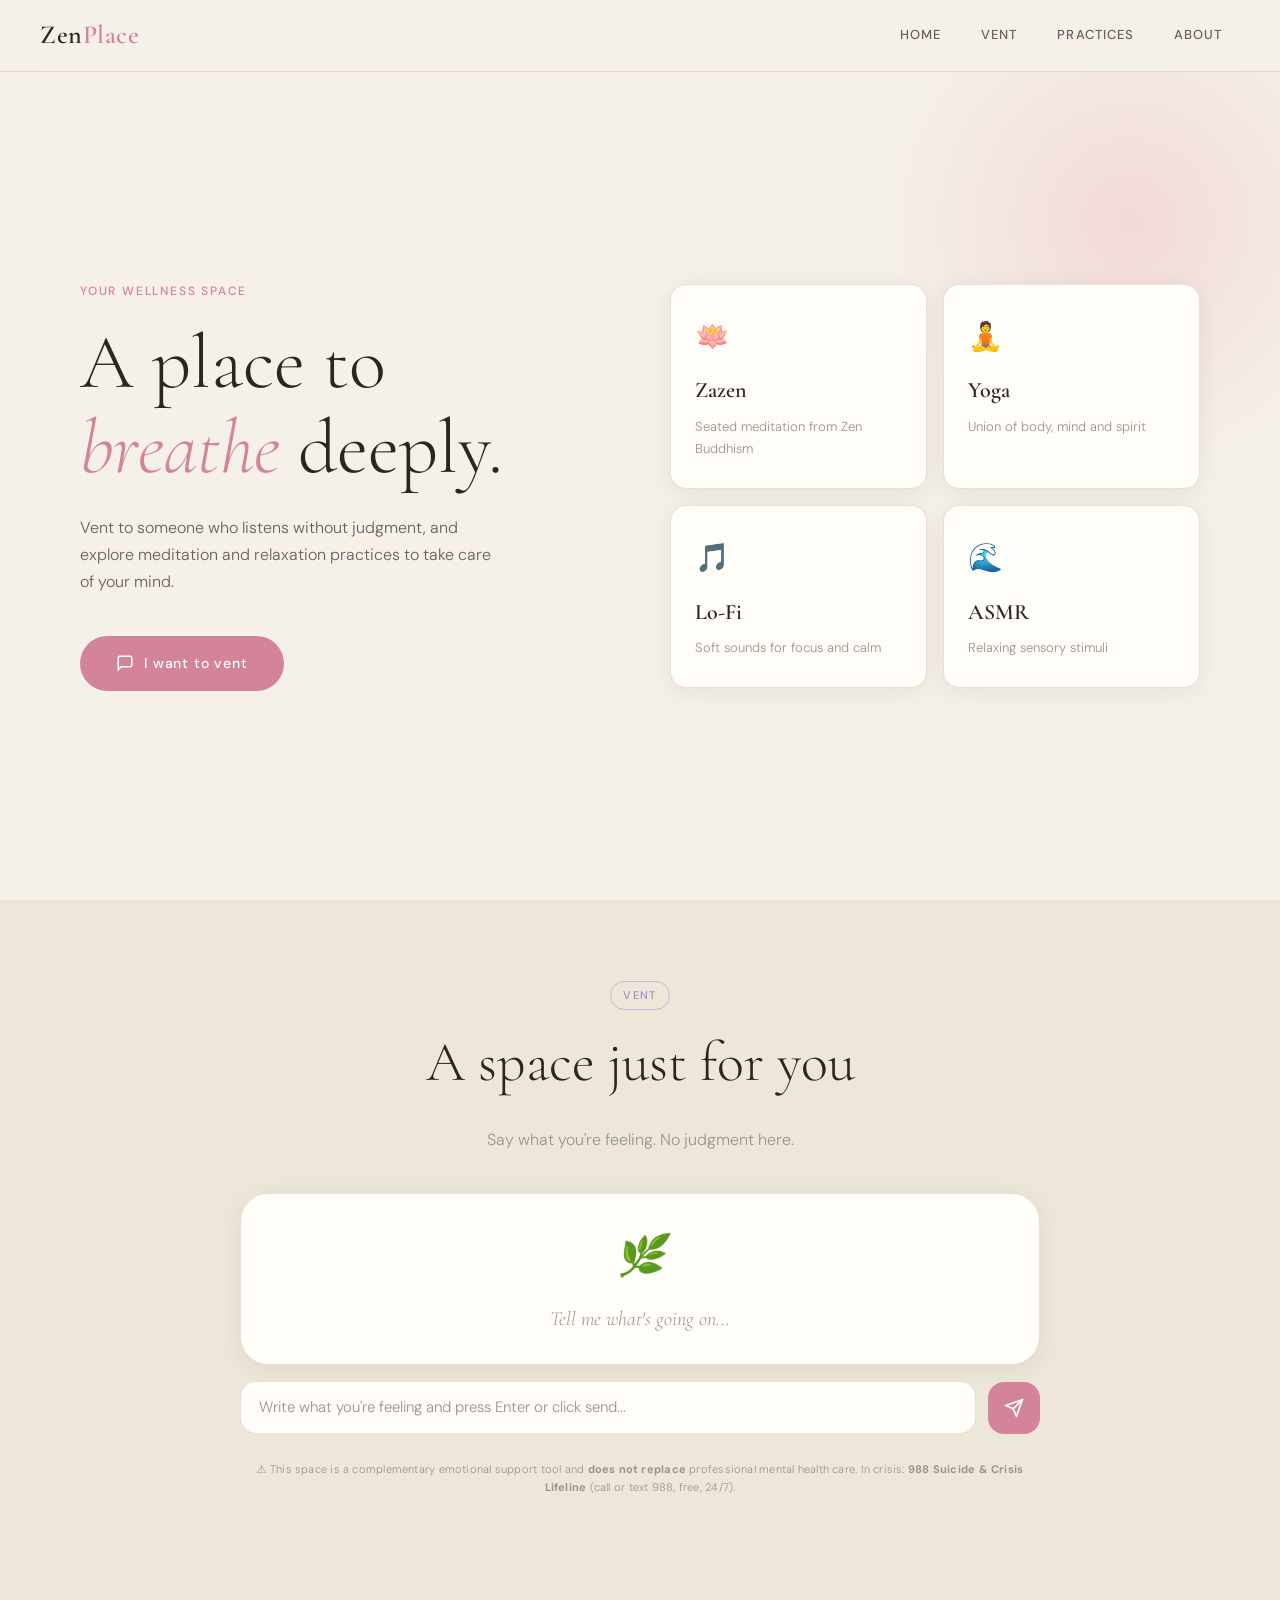
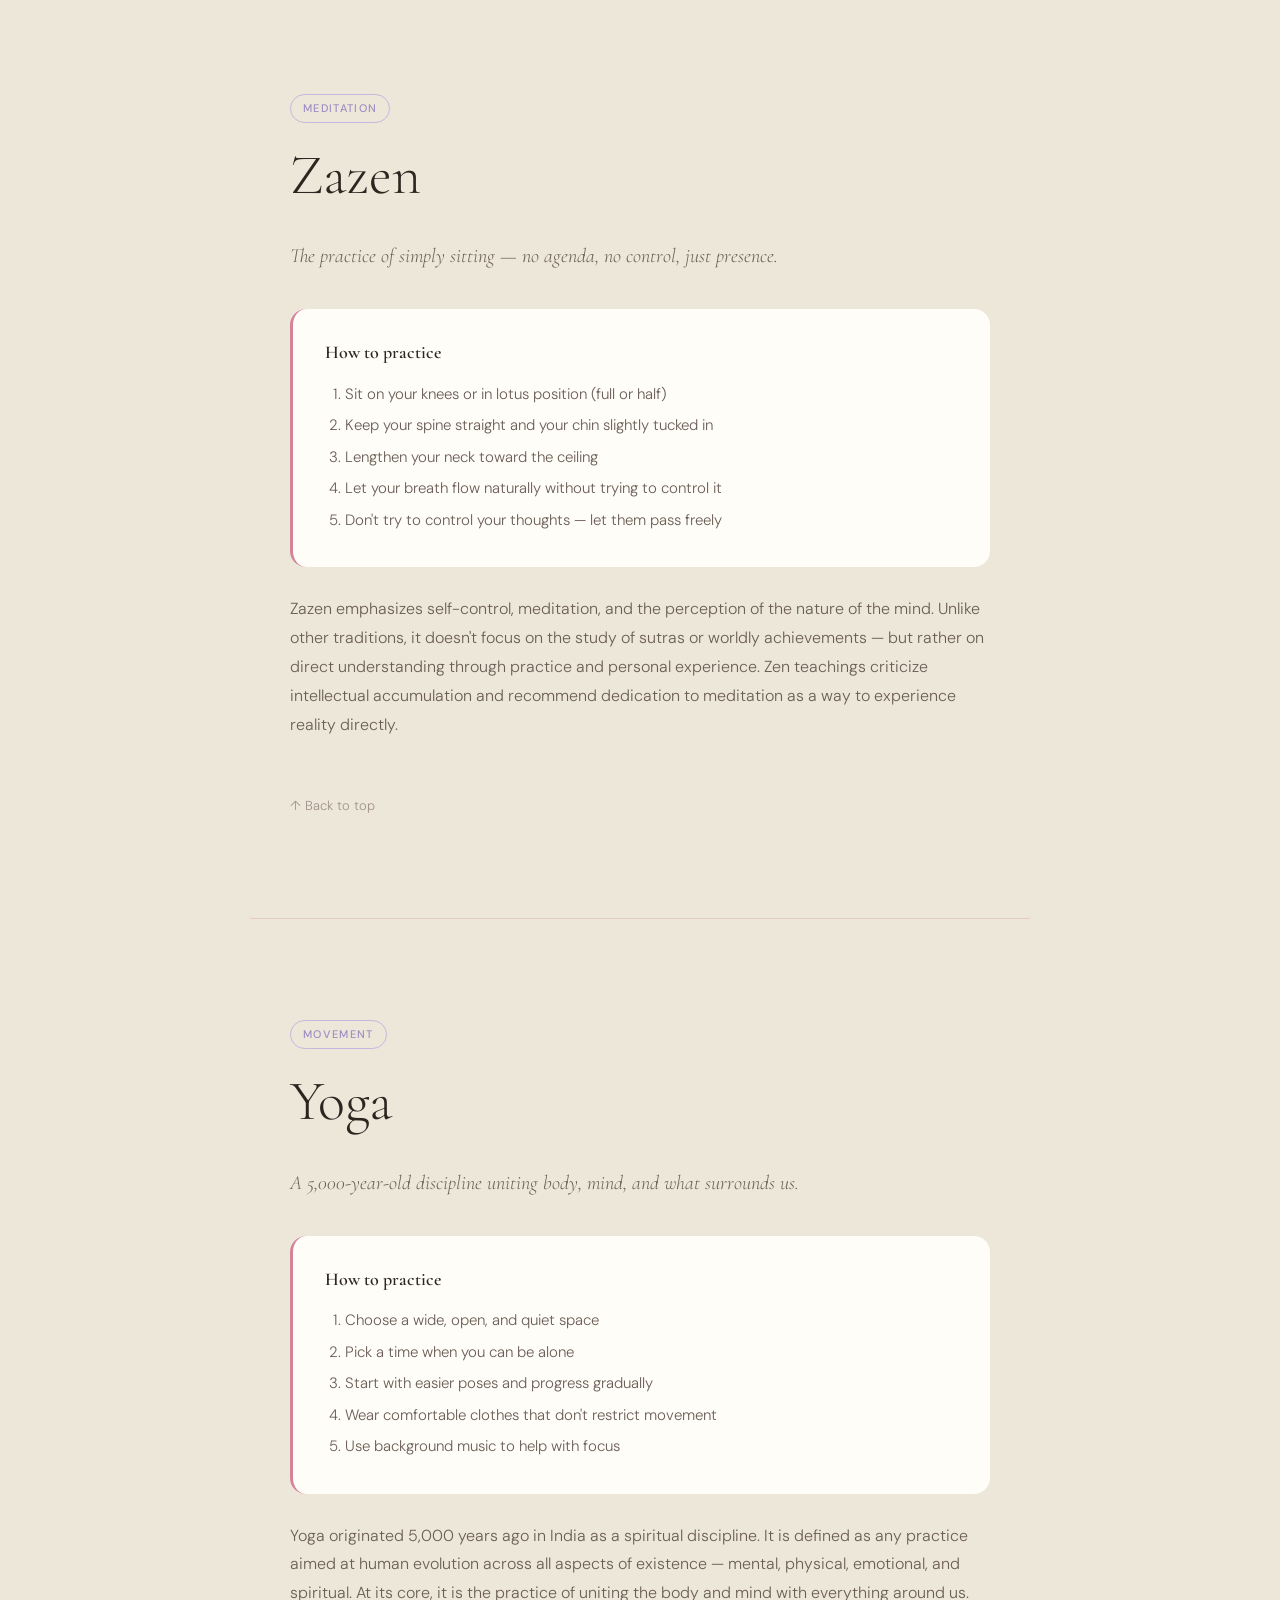
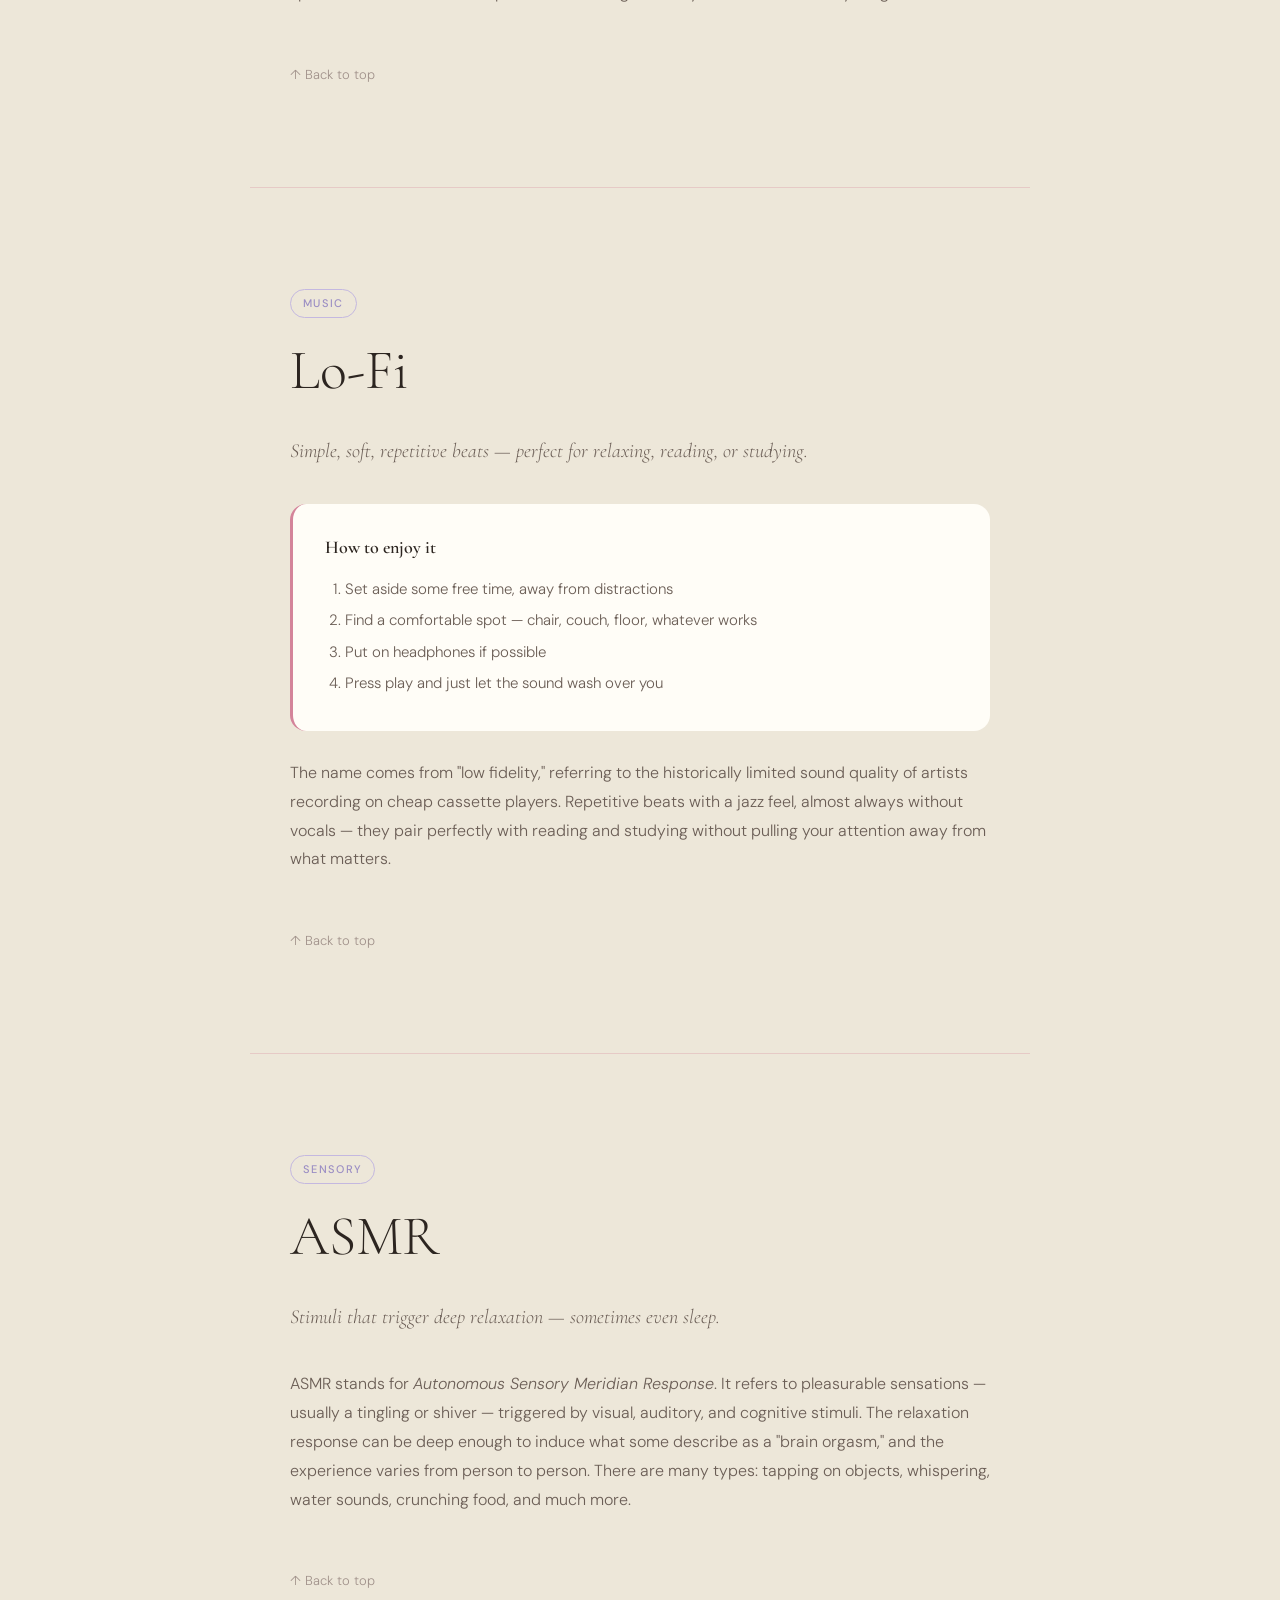
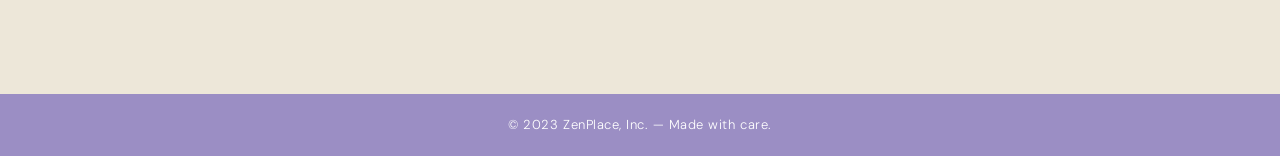
<file: index.html>
<!DOCTYPE html>
<html lang="en">
<head>
  <meta charset="UTF-8">
  <meta name="viewport" content="width=device-width, initial-scale=1.0">
  <title>ZenPlace — Your breathing space</title>
  <link rel="icon" href="zicon.png" type="image/x-icon">
  <link rel="stylesheet" href="style.css">
</head>
<body>

  <nav class="navbar">
    <a href="#home" class="navbar__brand">Zen<span>Place</span></a>
    <ul class="navbar__links">
      <li><a href="#home">Home</a></li>
      <li><a href="#vent">Vent</a></li>
      <li><a href="#practices">Practices</a></li>
      <li><a href="about.html">About</a></li>
    </ul>
  </nav>

  <main>

    <!-- ── HERO ── -->
    <section class="hero" id="home">
      <div class="hero__text">
        <p class="hero__eyebrow">Your wellness space</p>
        <h1 class="hero__title">A place to<br><em>breathe</em> deeply.</h1>
        <p class="hero__subtitle">
          Vent to someone who listens without judgment, and explore
          meditation and relaxation practices to take care of your mind.
        </p>
        <a href="#vent" class="hero__cta">
          <svg viewBox="0 0 24 24" fill="none" stroke="currentColor" stroke-width="2">
            <path d="M21 15a2 2 0 0 1-2 2H7l-4 4V5a2 2 0 0 1 2-2h14a2 2 0 0 1 2 2z"/>
          </svg>
          I want to vent
        </a>
      </div>

      <div class="hero__visual">
        <div class="category-grid">
          <a href="#zazen" class="category-card">
            <span class="category-card__icon">🪷</span>
            <div class="category-card__title">Zazen</div>
            <div class="category-card__desc">Seated meditation from Zen Buddhism</div>
          </a>
          <a href="#yoga" class="category-card">
            <span class="category-card__icon">🧘</span>
            <div class="category-card__title">Yoga</div>
            <div class="category-card__desc">Union of body, mind and spirit</div>
          </a>
          <a href="#lofi" class="category-card">
            <span class="category-card__icon">🎵</span>
            <div class="category-card__title">Lo-Fi</div>
            <div class="category-card__desc">Soft sounds for focus and calm</div>
          </a>
          <a href="#asmr" class="category-card">
            <span class="category-card__icon">🌊</span>
            <div class="category-card__title">ASMR</div>
            <div class="category-card__desc">Relaxing sensory stimuli</div>
          </a>
        </div>
      </div>
    </section>

    <!-- ── CHAT ── -->
    <section class="chat-section" id="vent">
      <div class="chat-section__header">
        <span class="section__tag">Vent</span>
        <h2 class="section__title">A space just for you</h2>
        <p class="chat-section__sub">Say what you're feeling. No judgment here.</p>
      </div>

      <div class="chat-container">
        <div class="chat-window" id="chatWindow">
          <div class="empty-state" id="emptyState">
            <span>🌿</span>
            Tell me what's going on...
          </div>
        </div>

        <div class="input-area">
          <textarea
            id="inputQuestion"
            placeholder="Write what you're feeling and press Enter or click send..."
            rows="1"
          ></textarea>
          <button class="send-btn" id="sendBtn" title="Send">
            <svg viewBox="0 0 24 24" fill="none" stroke="currentColor" stroke-width="2" stroke-linecap="round" stroke-linejoin="round">
              <line x1="22" y1="2" x2="11" y2="13"/>
              <polygon points="22 2 15 22 11 13 2 9 22 2"/>
            </svg>
          </button>
        </div>

        <p class="disclaimer">
          ⚠️ This space is a complementary emotional support tool and <strong>does not replace</strong>
          professional mental health care. In crisis: <strong>988 Suicide & Crisis Lifeline</strong> (call or text 988, free, 24/7).
        </p>
      </div>
    </section>

    <!-- ── PRACTICES ── -->
    <div class="sections-wrapper" id="practices">

      <section class="section" id="zazen">
        <span class="section__tag">Meditation</span>
        <h2 class="section__title">Zazen</h2>
        <p class="section__intro">
          The practice of simply sitting — no agenda, no control, just presence.
        </p>
        <div class="how-to">
          <h3>How to practice</h3>
          <ol>
            <li>Sit on your knees or in lotus position (full or half)</li>
            <li>Keep your spine straight and your chin slightly tucked in</li>
            <li>Lengthen your neck toward the ceiling</li>
            <li>Let your breath flow naturally without trying to control it</li>
            <li>Don't try to control your thoughts — let them pass freely</li>
          </ol>
        </div>
        <p class="section__body">
          Zazen emphasizes self-control, meditation, and the perception of the nature of the mind.
          Unlike other traditions, it doesn't focus on the study of sutras or worldly achievements —
          but rather on direct understanding through practice and personal experience.
          Zen teachings criticize intellectual accumulation and recommend dedication to
          meditation as a way to experience reality directly.
        </p>
        <a href="#home" class="back-top">↑ Back to top</a>
      </section>

      <section class="section" id="yoga">
        <span class="section__tag">Movement</span>
        <h2 class="section__title">Yoga</h2>
        <p class="section__intro">
          A 5,000-year-old discipline uniting body, mind, and what surrounds us.
        </p>
        <div class="how-to">
          <h3>How to practice</h3>
          <ol>
            <li>Choose a wide, open, and quiet space</li>
            <li>Pick a time when you can be alone</li>
            <li>Start with easier poses and progress gradually</li>
            <li>Wear comfortable clothes that don't restrict movement</li>
            <li>Use background music to help with focus</li>
          </ol>
        </div>
        <p class="section__body">
          Yoga originated 5,000 years ago in India as a spiritual discipline. It is defined
          as any practice aimed at human evolution across all aspects of existence —
          mental, physical, emotional, and spiritual. At its core, it is the practice of
          uniting the body and mind with everything around us.
        </p>
        <a href="#home" class="back-top">↑ Back to top</a>
      </section>

      <section class="section" id="lofi">
        <span class="section__tag">Music</span>
        <h2 class="section__title">Lo-Fi</h2>
        <p class="section__intro">
          Simple, soft, repetitive beats — perfect for relaxing, reading, or studying.
        </p>
        <div class="how-to">
          <h3>How to enjoy it</h3>
          <ol>
            <li>Set aside some free time, away from distractions</li>
            <li>Find a comfortable spot — chair, couch, floor, whatever works</li>
            <li>Put on headphones if possible</li>
            <li>Press play and just let the sound wash over you</li>
          </ol>
        </div>
        <p class="section__body">
          The name comes from "low fidelity," referring to the historically limited sound quality
          of artists recording on cheap cassette players. Repetitive beats with a jazz feel,
          almost always without vocals — they pair perfectly with reading and studying
          without pulling your attention away from what matters.
        </p>
        <a href="#home" class="back-top">↑ Back to top</a>
      </section>

      <section class="section" id="asmr">
        <span class="section__tag">Sensory</span>
        <h2 class="section__title">ASMR</h2>
        <p class="section__intro">
          Stimuli that trigger deep relaxation — sometimes even sleep.
        </p>
        <p class="section__body">
          ASMR stands for <em>Autonomous Sensory Meridian Response</em>. It refers to pleasurable
          sensations — usually a tingling or shiver — triggered by visual, auditory, and cognitive
          stimuli. The relaxation response can be deep enough to induce what some describe as a
          "brain orgasm," and the experience varies from person to person. There are many types:
          tapping on objects, whispering, water sounds, crunching food, and much more.
        </p>
        <a href="#home" class="back-top">↑ Back to top</a>
      </section>

    </div>
  </main>

  <footer class="footer">
    &copy; 2023 ZenPlace, Inc. — Made with care.
  </footer>

  <script src="chat.js"></script>
</body>
</html>
</file>
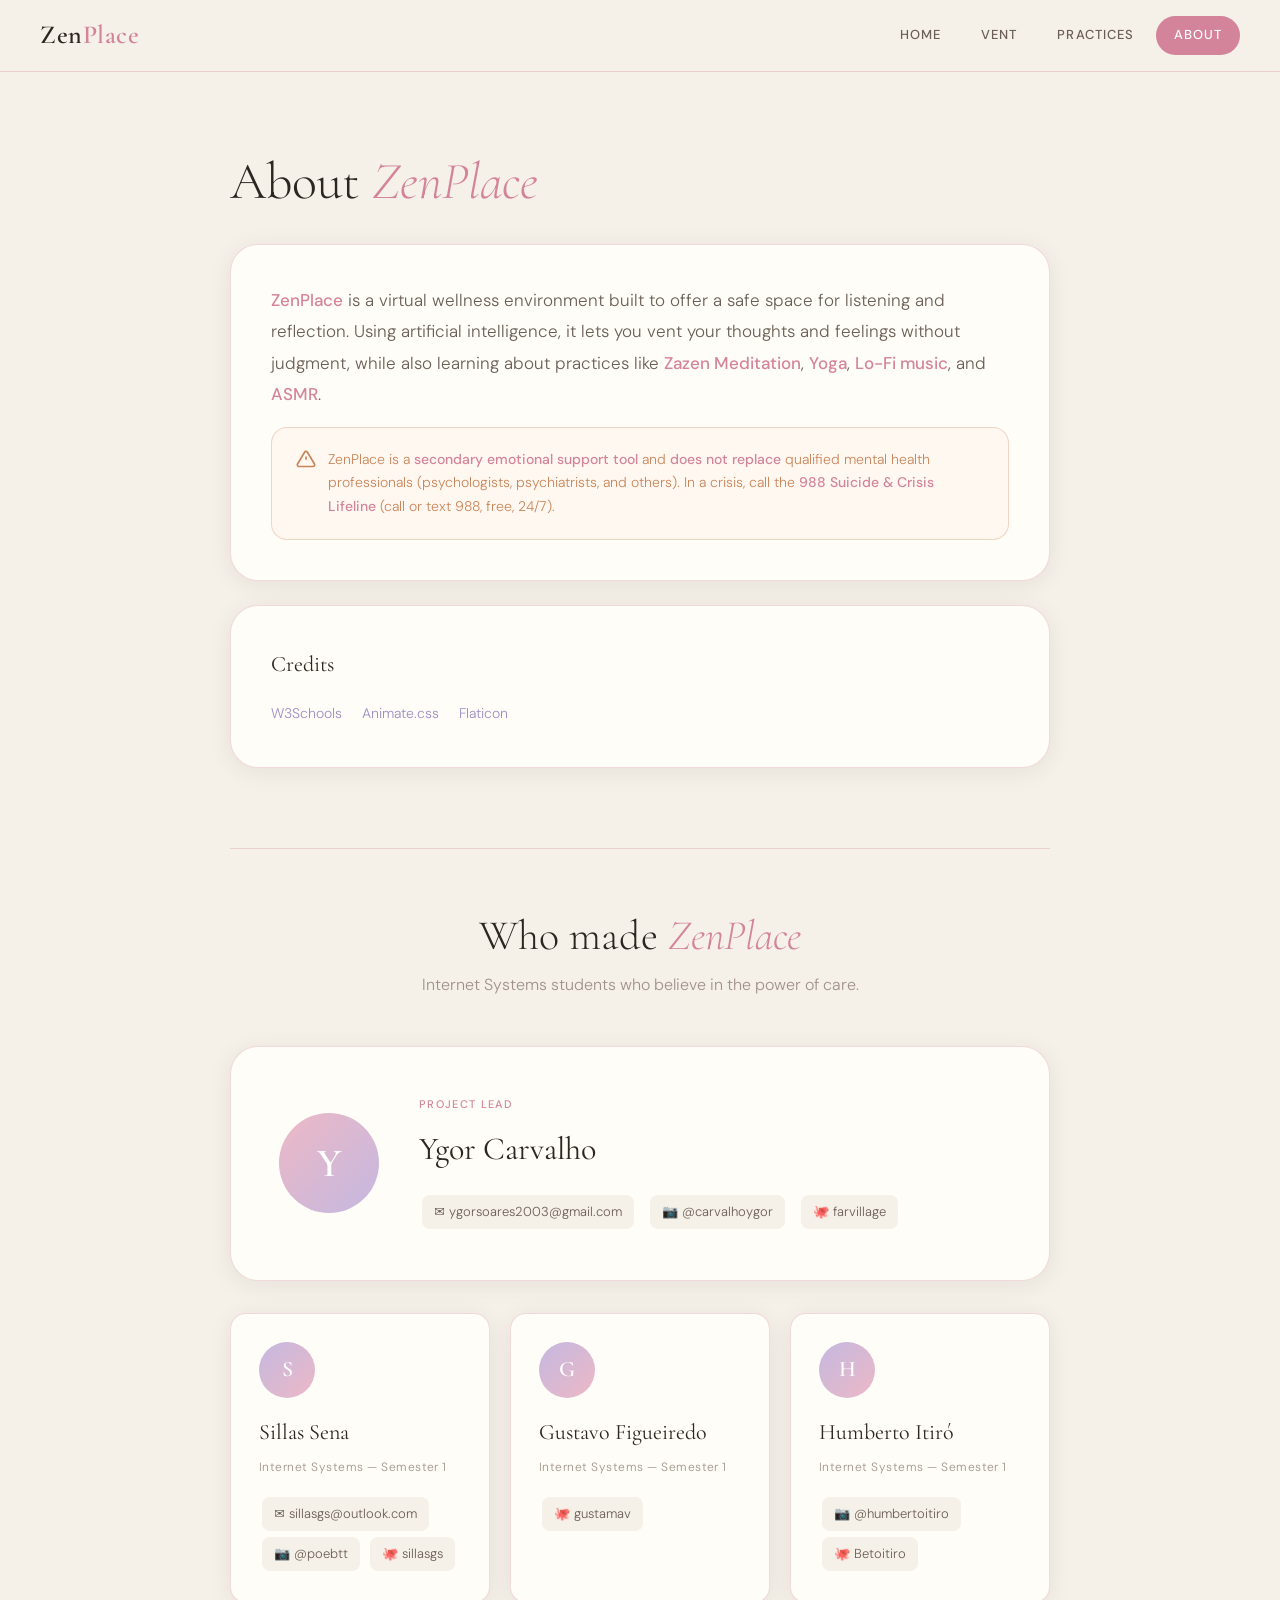
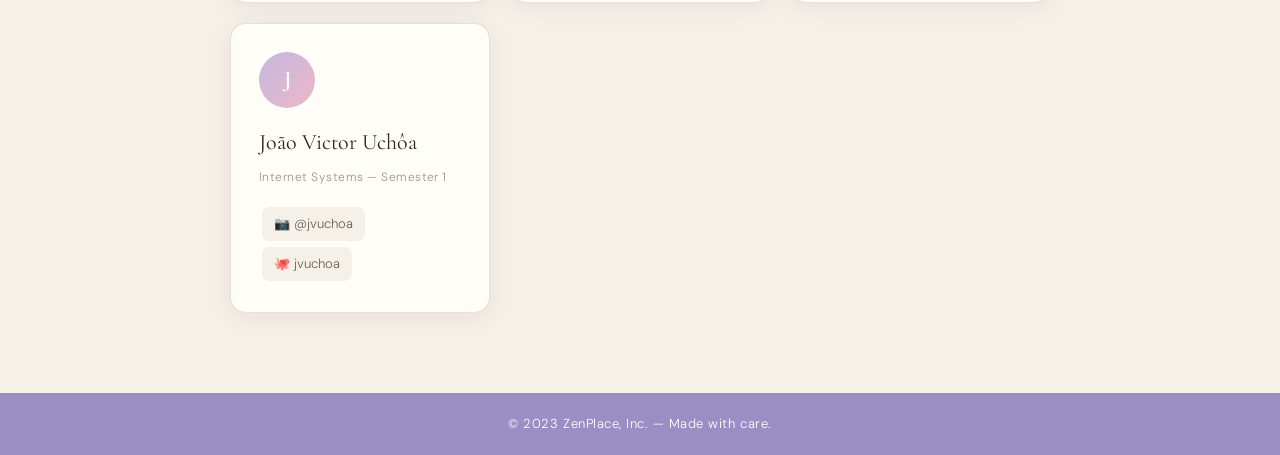
<file: about.html>
<!DOCTYPE html>
<html lang="en">
<head>
  <meta charset="UTF-8">
  <meta name="viewport" content="width=device-width, initial-scale=1.0">
  <title>About — ZenPlace</title>
  <link rel="icon" href="zicon.png" type="image/x-icon">
  <link rel="stylesheet" href="style.css">
</head>
<body>

  <nav class="navbar">
    <a href="index.html" class="navbar__brand">Zen<span>Place</span></a>
    <ul class="navbar__links">
      <li><a href="index.html">Home</a></li>
      <li><a href="index.html#vent">Vent</a></li>
      <li><a href="index.html#practices">Practices</a></li>
      <li><a href="about.html" class="active">About</a></li>
    </ul>
  </nav>

  <main class="sobre-layout">

    <!-- ── THE PROJECT ── -->
    <div class="sobre-intro">
      <h1>About <em>ZenPlace</em></h1>

      <div class="about-card">
        <p>
          <strong>ZenPlace</strong> is a virtual wellness environment built to offer a safe space
          for listening and reflection. Using artificial intelligence, it lets you vent your
          thoughts and feelings without judgment, while also learning about practices like
          <strong>Zazen Meditation</strong>, <strong>Yoga</strong>,
          <strong>Lo-Fi music</strong>, and <strong>ASMR</strong>.
        </p>

        <div class="about-warning">
          <svg viewBox="0 0 24 24" fill="none" stroke="currentColor" stroke-width="2">
            <path d="M10.29 3.86L1.82 18a2 2 0 0 0 1.71 3h16.94a2 2 0 0 0 1.71-3L13.71 3.86a2 2 0 0 0-3.42 0z"/>
            <line x1="12" y1="9" x2="12" y2="13"/>
            <line x1="12" y1="17" x2="12.01" y2="17"/>
          </svg>
          <span>
            ZenPlace is a <strong>secondary emotional support tool</strong> and
            <strong>does not replace</strong> qualified mental health professionals
            (psychologists, psychiatrists, and others). In a crisis, call the
            <strong>988 Suicide & Crisis Lifeline</strong> (call or text 988, free, 24/7).
          </span>
        </div>
      </div>

      <div class="about-card credits-section">
        <h3>Credits</h3>
        <a href="https://www.w3schools.com/" target="_blank" rel="noopener">W3Schools</a>
        <a href="https://animate.style/" target="_blank" rel="noopener">Animate.css</a>
        <a href="https://www.flaticon.com/" target="_blank" rel="noopener">Flaticon</a>
      </div>
    </div>

    <!-- ── TEAM ── -->
    <div class="team-section">
      <div class="team-layout__header">
        <h2>Who made <em>ZenPlace</em></h2>
        <p>Internet Systems students who believe in the power of care.</p>
      </div>

      <!-- Leader -->
      <div class="team-leader">
        <div class="team-leader__avatar">Y</div>
        <div class="team-leader__info">
          <div class="team-leader__role">Project Lead</div>
          <div class="team-leader__name">Ygor Carvalho</div>
          <div class="team-leader__links">
            <a href="mailto:ygorsoares2003@gmail.com" class="social-link">✉️ ygorsoares2003@gmail.com</a>
            <a href="https://instagram.com/carvalhoygor" target="_blank" rel="noopener" class="social-link">📷 @carvalhoygor</a>
            <a href="https://github.com/farvillage" target="_blank" rel="noopener" class="social-link">🐙 farvillage</a>
          </div>
        </div>
      </div>

      <!-- Team -->
      <div class="team-grid">
        <div class="team-card">
          <div class="team-card__initial">S</div>
          <div class="team-card__name">Sillas Sena</div>
          <div class="team-card__course">Internet Systems — Semester 1</div>
          <a href="mailto:sillasgs@outlook.com" class="social-link">✉️ sillasgs@outlook.com</a>
          <a href="https://instagram.com/poebtt" target="_blank" rel="noopener" class="social-link">📷 @poebtt</a>
          <a href="https://github.com/sillasgs" target="_blank" rel="noopener" class="social-link">🐙 sillasgs</a>
        </div>

        <div class="team-card">
          <div class="team-card__initial">G</div>
          <div class="team-card__name">Gustavo Figueiredo</div>
          <div class="team-card__course">Internet Systems — Semester 1</div>
          <a href="https://github.com/gustamav" target="_blank" rel="noopener" class="social-link">🐙 gustamav</a>
        </div>

        <div class="team-card">
          <div class="team-card__initial">H</div>
          <div class="team-card__name">Humberto Itiró</div>
          <div class="team-card__course">Internet Systems — Semester 1</div>
          <a href="https://instagram.com/humbertoitiro" target="_blank" rel="noopener" class="social-link">📷 @humbertoitiro</a>
          <a href="https://github.com/Betoitiro" target="_blank" rel="noopener" class="social-link">🐙 Betoitiro</a>
        </div>

        <div class="team-card">
          <div class="team-card__initial">J</div>
          <div class="team-card__name">João Victor Uchôa</div>
          <div class="team-card__course">Internet Systems — Semester 1</div>
          <a href="https://instagram.com/jvuchoa" target="_blank" rel="noopener" class="social-link">📷 @jvuchoa</a>
          <a href="https://github.com/jvuchoa" target="_blank" rel="noopener" class="social-link">🐙 jvuchoa</a>
        </div>
      </div>
    </div>

  </main>

  <footer class="footer">
    &copy; 2023 ZenPlace, Inc. — Made with care.
  </footer>

</body>
</html>
</file>
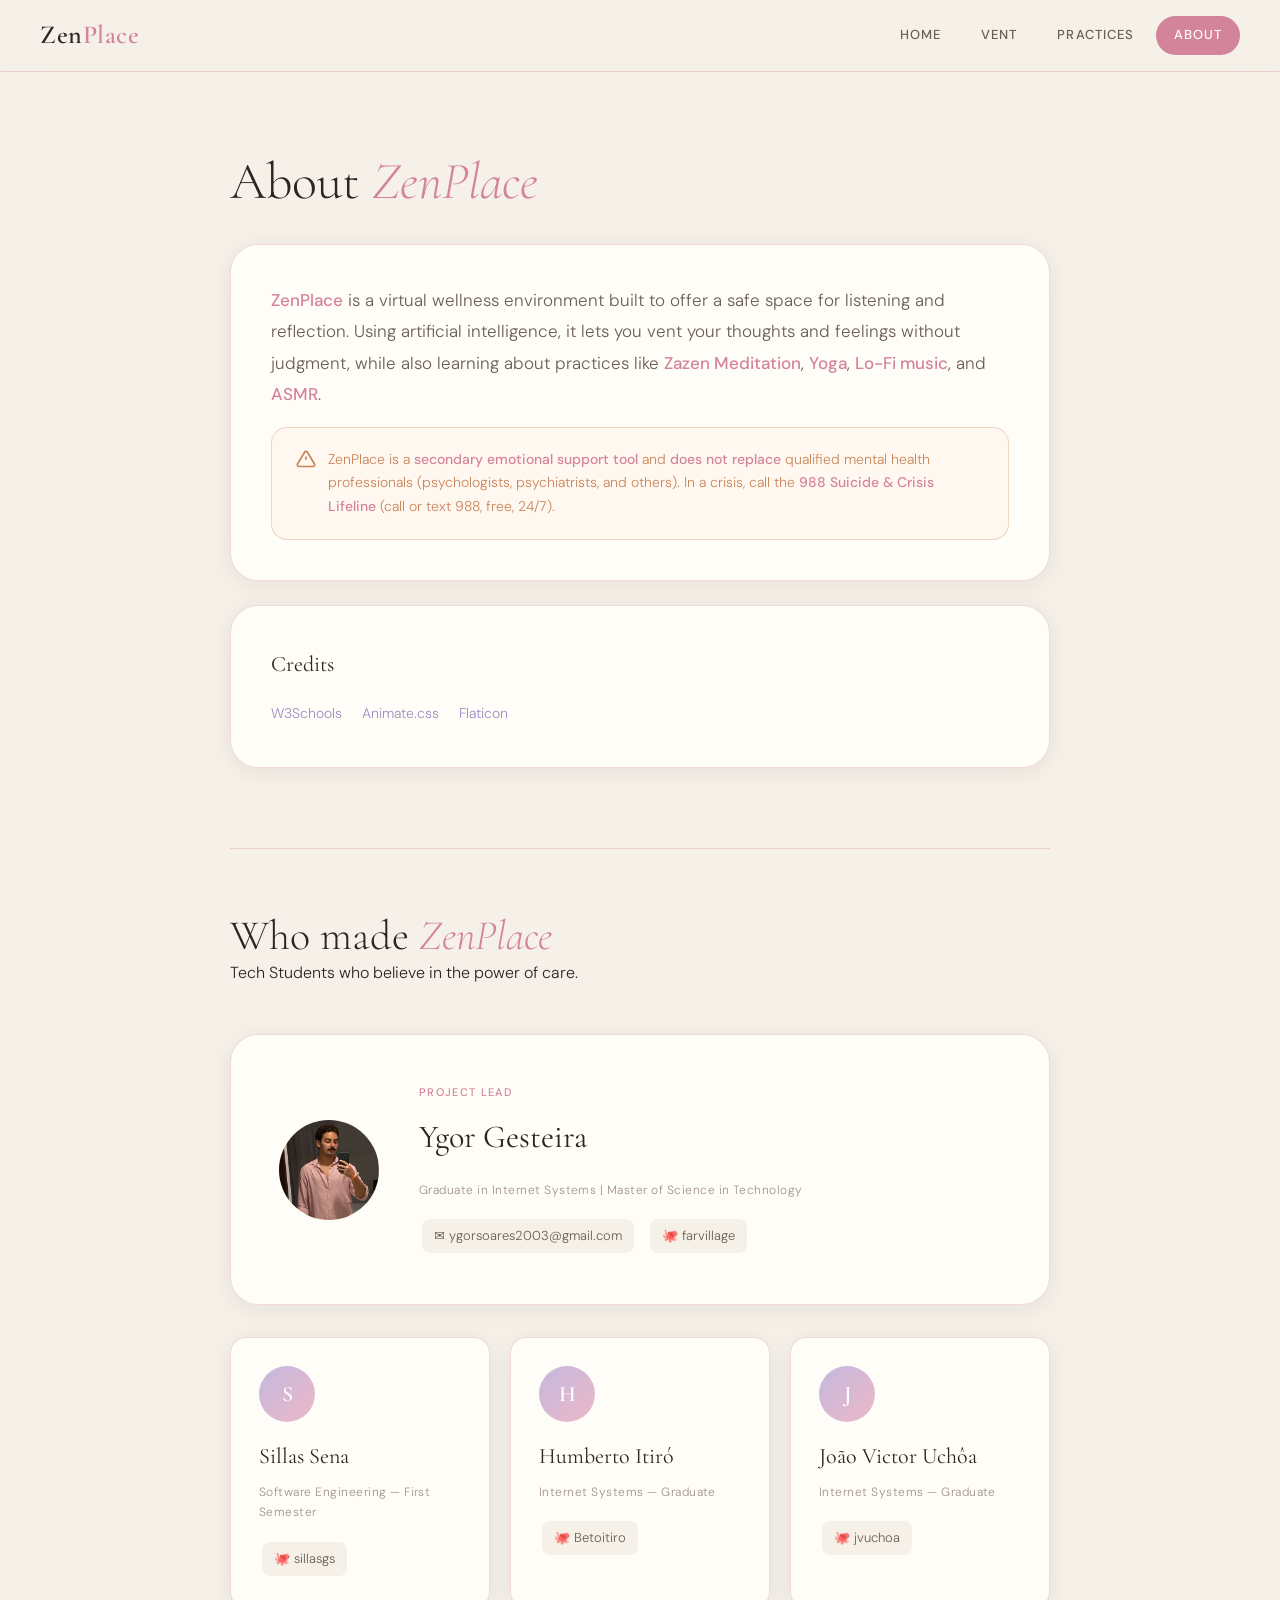
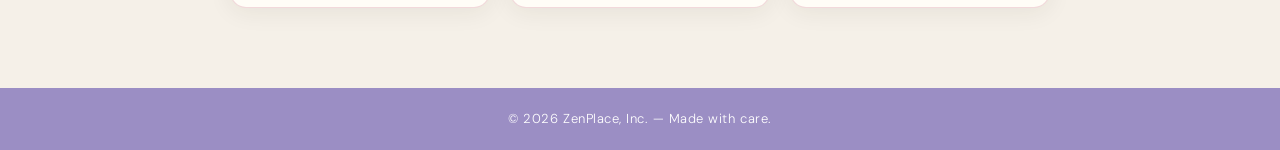
<file: frontend/about.html>
<!DOCTYPE html>
<html lang="en">
<head>
  <meta charset="UTF-8">
  <meta name="viewport" content="width=device-width, initial-scale=1.0">
  <title>About — ZenPlace</title>
  <link rel="icon" href="zicon.png" type="image/x-icon">
  <link rel="stylesheet" href="style.css">
</head>
<body>

  <nav class="navbar">
    <a href="index.html" class="navbar__brand">Zen<span>Place</span></a>
    <ul class="navbar__links">
      <li><a href="index.html">Home</a></li>
      <li><a href="index.html#vent">Vent</a></li>
      <li><a href="index.html#practices">Practices</a></li>
      <li><a href="about.html" class="active">About</a></li>
    </ul>
  </nav>

  <main class="sobre-layout">

    <!-- ── THE PROJECT ── -->
    <div class="sobre-intro">
      <h1>About <em>ZenPlace</em></h1>

      <div class="about-card">
        <p>
          <strong>ZenPlace</strong> is a virtual wellness environment built to offer a safe space
          for listening and reflection. Using artificial intelligence, it lets you vent your
          thoughts and feelings without judgment, while also learning about practices like
          <strong>Zazen Meditation</strong>, <strong>Yoga</strong>,
          <strong>Lo-Fi music</strong>, and <strong>ASMR</strong>.
        </p>

        <div class="about-warning">
          <svg viewBox="0 0 24 24" fill="none" stroke="currentColor" stroke-width="2">
            <path d="M10.29 3.86L1.82 18a2 2 0 0 0 1.71 3h16.94a2 2 0 0 0 1.71-3L13.71 3.86a2 2 0 0 0-3.42 0z"/>
            <line x1="12" y1="9" x2="12" y2="13"/>
            <line x1="12" y1="17" x2="12.01" y2="17"/>
          </svg>
          <span>
            ZenPlace is a <strong>secondary emotional support tool</strong> and
            <strong>does not replace</strong> qualified mental health professionals
            (psychologists, psychiatrists, and others). In a crisis, call the
            <strong>988 Suicide & Crisis Lifeline</strong> (call or text 988, free, 24/7).
          </span>
        </div>
      </div>

      <div class="about-card credits-section">
        <h3>Credits</h3>
        <a href="https://www.w3schools.com/" target="_blank" rel="noopener">W3Schools</a>
        <a href="https://animate.style/" target="_blank" rel="noopener">Animate.css</a>
        <a href="https://www.flaticon.com/" target="_blank" rel="noopener">Flaticon</a>
      </div>
    </div>

    <!-- ── TEAM ── -->
    <div class="team-section">
      <div class="team-layout__header">
        <h2>Who made <em>ZenPlace</em></h2>
        <p>Tech Students who believe in the power of care.</p>
      </div>

      <!-- Leader -->
      <div class="team-leader">
        <img class="team-leader__avatar" src="profile.jpg" alt="Ygor Gesteira">
        <div class="team-leader__info">
          <div class="team-leader__role">Project Lead</div>
          <div class="team-leader__name">Ygor Gesteira</div>
          <div class="team-card__course">Graduate in Internet Systems | Master of Science in Technology</div>
          <div class="team-leader__links">
            <a href="mailto:ygorsoares2003@gmail.com" class="social-link">✉️ ygorsoares2003@gmail.com</a>
            <a href="https://github.com/farvillage" target="_blank" rel="noopener" class="social-link">🐙 farvillage</a>
          </div>
        </div>
      </div>

      <!-- Team -->
      <div class="team-grid">
        <div class="team-card">
          <div class="team-card__initial">S</div>
          <div class="team-card__name">Sillas Sena</div>
          <div class="team-card__course">Software Engineering — First Semester</div>
          <a href="https://github.com/sillasgs" target="_blank" rel="noopener" class="social-link">🐙 sillasgs</a>
        </div>

        <div class="team-card">
          <div class="team-card__initial">H</div>
          <div class="team-card__name">Humberto Itiró</div>
          <div class="team-card__course">Internet Systems — Graduate</div>
          <a href="https://github.com/Betoitiro" target="_blank" rel="noopener" class="social-link">🐙 Betoitiro</a>
        </div>

        <div class="team-card">
          <div class="team-card__initial">J</div>
          <div class="team-card__name">João Victor Uchôa</div>
          <div class="team-card__course">Internet Systems — Graduate</div>
          <a href="https://github.com/jvuchoa" target="_blank" rel="noopener" class="social-link">🐙 jvuchoa</a>
        </div>
      </div>
    </div>

  </main>

  <footer class="footer">
    &copy; 2026 ZenPlace, Inc. — Made with care.
  </footer>

</body>
</html>
</file>
<file: style.css>
/* ============================================
  ZENPLACE — Unified Stylesheet
   ============================================ */

@import url('https://fonts.googleapis.com/css2?family=Cormorant+Garamond:ital,wght@0,300;0,400;0,600;1,300;1,400&family=DM+Sans:wght@300;400;500&display=swap');

/* ── Variables ── */
:root {
  --bg:           #F5F0E8;
  --bg-deep:      #EDE7D9;
  --surface:      #FFFDF7;
  --accent-rose:  #D4849A;
  --accent-rose-light: #EDB8C6;
  --accent-lavender: #9B8EC4;
  --accent-lavender-light: #C4B8E0;
  --accent-warm:  #C9855A;
  --text-primary: #2C2520;
  --text-secondary: #6B5E56;
  --text-muted:   #A0918A;
  --border:       rgba(212, 132, 154, 0.3);
  --shadow-soft:  0 4px 24px rgba(44, 37, 32, 0.07);
  --shadow-medium: 0 8px 40px rgba(44, 37, 32, 0.12);
  --radius-sm:    8px;
  --radius-md:    16px;
  --radius-lg:    28px;
  --radius-xl:    40px;
  --font-display: 'Cormorant Garamond', Georgia, serif;
  --font-body:    'DM Sans', system-ui, sans-serif;
  --nav-height:   72px;
  --transition:   0.3s cubic-bezier(0.4, 0, 0.2, 1);
}

/* ── Reset & Base ── */
*, *::before, *::after { box-sizing: border-box; margin: 0; padding: 0; }

html { scroll-behavior: smooth; font-size: 16px; }

body {
  background-color: var(--bg);
  color: var(--text-primary);
  font-family: var(--font-body);
  font-weight: 300;
  line-height: 1.7;
  min-height: 100vh;
}

a { text-decoration: none; color: inherit; }

/* ── Scrollbar ── */
::-webkit-scrollbar { width: 6px; }
::-webkit-scrollbar-track { background: var(--bg); }
::-webkit-scrollbar-thumb { background: var(--accent-lavender-light); border-radius: 99px; }

/* ============================================
   NAVIGATION
   ============================================ */
.navbar {
  position: sticky;
  top: 0;
  z-index: 100;
  display: flex;
  align-items: center;
  justify-content: space-between;
  padding: 0 40px;
  height: var(--nav-height);
  background: rgba(245, 240, 232, 0.88);
  backdrop-filter: blur(16px);
  -webkit-backdrop-filter: blur(16px);
  border-bottom: 1px solid var(--border);
}

.navbar__brand {
  font-family: var(--font-display);
  font-size: 26px;
  font-weight: 600;
  letter-spacing: 0.02em;
  color: var(--text-primary);
}

.navbar__brand span {
  color: var(--accent-rose);
}

.navbar__links {
  display: flex;
  align-items: center;
  gap: 4px;
  list-style: none;
}

.navbar__links a {
  display: block;
  padding: 8px 18px;
  font-size: 13px;
  font-weight: 500;
  letter-spacing: 0.08em;
  text-transform: uppercase;
  color: var(--text-secondary);
  border-radius: var(--radius-xl);
  transition: all var(--transition);
}

.navbar__links a:hover,
.navbar__links a.active {
  background: var(--accent-rose);
  color: #fff;
}

/* ============================================
   FOOTER
   ============================================ */
.footer {
  background: var(--accent-lavender);
  color: #fff;
  text-align: center;
  padding: 20px 40px;
  font-size: 13px;
  letter-spacing: 0.04em;
}

/* ============================================
   HERO (index.html)
   ============================================ */
.hero {
  display: grid;
  grid-template-columns: 1fr 1fr;
  min-height: calc(100vh - var(--nav-height));
  align-items: center;
  padding: 60px 80px;
  gap: 60px;
  position: relative;
  overflow: hidden;
}

.hero::before {
  content: '';
  position: absolute;
  top: -100px;
  right: -100px;
  width: 500px;
  height: 500px;
  background: radial-gradient(circle, var(--accent-rose-light) 0%, transparent 70%);
  opacity: 0.4;
  pointer-events: none;
}

.hero__text { z-index: 1; }

.hero__eyebrow {
  font-size: 12px;
  font-weight: 500;
  letter-spacing: 0.15em;
  text-transform: uppercase;
  color: var(--accent-rose);
  margin-bottom: 20px;
  opacity: 0;
  animation: fadeUp 0.8s ease 0.2s forwards;
}

.hero__title {
  font-family: var(--font-display);
  font-size: clamp(48px, 6vw, 80px);
  font-weight: 300;
  line-height: 1.1;
  color: var(--text-primary);
  margin-bottom: 24px;
  opacity: 0;
  animation: fadeUp 0.8s ease 0.4s forwards;
}

.hero__title em {
  font-style: italic;
  color: var(--accent-rose);
}

.hero__subtitle {
  font-size: 16px;
  color: var(--text-secondary);
  max-width: 420px;
  margin-bottom: 40px;
  opacity: 0;
  animation: fadeUp 0.8s ease 0.6s forwards;
}

.hero__cta {
  display: inline-flex;
  align-items: center;
  gap: 10px;
  background: var(--accent-rose);
  color: #fff;
  padding: 16px 36px;
  border-radius: var(--radius-xl);
  font-size: 14px;
  font-weight: 500;
  letter-spacing: 0.06em;
  transition: all var(--transition);
  opacity: 0;
  animation: fadeUp 0.8s ease 0.8s forwards;
}

.hero__cta:hover {
  background: var(--accent-warm);
  transform: translateY(-2px);
  box-shadow: 0 12px 32px rgba(212, 132, 154, 0.4);
}

.hero__cta svg { width: 18px; height: 18px; }

.hero__visual {
  display: flex;
  flex-direction: column;
  gap: 16px;
  opacity: 0;
  animation: fadeIn 1s ease 0.6s forwards;
}

/* Category cards on hero */
.category-grid {
  display: grid;
  grid-template-columns: 1fr 1fr;
  gap: 16px;
}

.category-card {
  background: var(--surface);
  border: 1px solid var(--border);
  border-radius: var(--radius-md);
  padding: 28px 24px;
  cursor: pointer;
  transition: all var(--transition);
  box-shadow: var(--shadow-soft);
}

.category-card:hover {
  transform: translateY(-4px);
  box-shadow: var(--shadow-medium);
  border-color: var(--accent-rose);
}

.category-card__icon {
  font-size: 28px;
  margin-bottom: 12px;
  display: block;
}

.category-card__title {
  font-family: var(--font-display);
  font-size: 22px;
  font-weight: 600;
  margin-bottom: 6px;
  color: var(--text-primary);
}

.category-card__desc {
  font-size: 13px;
  color: var(--text-muted);
}

/* ============================================
   CONTENT SECTIONS (index.html scrollable)
   ============================================ */
.sections-wrapper {
  background: var(--bg-deep);
}

.section {
  max-width: 780px;
  margin: 0 auto;
  padding: 100px 40px;
  border-bottom: 1px solid var(--border);
}

.section:last-child { border-bottom: none; }

.section__anchor { display: block; }

.section__tag {
  display: inline-block;
  font-size: 11px;
  font-weight: 500;
  letter-spacing: 0.12em;
  text-transform: uppercase;
  color: var(--accent-lavender);
  border: 1px solid var(--accent-lavender-light);
  padding: 4px 12px;
  border-radius: 99px;
  margin-bottom: 20px;
}

.section__title {
  font-family: var(--font-display);
  font-size: clamp(36px, 5vw, 56px);
  font-weight: 300;
  line-height: 1.15;
  margin-bottom: 32px;
  color: var(--text-primary);
}

.section__intro {
  font-size: 17px;
  color: var(--text-secondary);
  margin-bottom: 36px;
  font-style: italic;
  font-family: var(--font-display);
  font-weight: 300;
  font-size: 20px;
}

.how-to {
  background: var(--surface);
  border-radius: var(--radius-md);
  padding: 28px 32px;
  margin-bottom: 28px;
  border-left: 3px solid var(--accent-rose);
}

.how-to h3 {
  font-family: var(--font-display);
  font-size: 18px;
  font-weight: 600;
  margin-bottom: 14px;
  color: var(--text-primary);
}

.how-to ol {
  padding-left: 20px;
  color: var(--text-secondary);
  font-size: 15px;
}

.how-to ol li { margin-bottom: 6px; }

.section__body {
  font-size: 16px;
  color: var(--text-secondary);
  line-height: 1.8;
  margin-bottom: 32px;
}

.playlist-cta {
  display: inline-flex;
  align-items: center;
  gap: 10px;
  background: #1DB954;
  color: #fff;
  padding: 14px 28px;
  border-radius: var(--radius-xl);
  font-size: 14px;
  font-weight: 500;
  transition: all var(--transition);
}

.playlist-cta:hover {
  background: #17a349;
  transform: translateY(-2px);
}

.playlist-cta svg { width: 20px; height: 20px; fill: #fff; }

.back-top {
  display: inline-flex;
  align-items: center;
  gap: 6px;
  font-size: 13px;
  color: var(--text-muted);
  margin-top: 24px;
  transition: color var(--transition);
}

.back-top:hover { color: var(--accent-rose); }

/* ============================================
   CHAT SECTION (na index.html)
   ============================================ */
.chat-section {
  background: var(--bg-deep);
  padding: 80px 40px;
}

.chat-section__header {
  text-align: center;
  margin-bottom: 40px;
}

.chat-section__sub {
  font-size: 16px;
  color: var(--text-muted);
  margin-top: 8px;
}

.chat-container {
  max-width: 800px;
  margin: 0 auto;
}

.chat-window {
  flex: 1;
  background: var(--surface);
  border: 1px solid var(--border);
  border-radius: var(--radius-lg);
  padding: 28px;
  overflow-y: auto;
  display: flex;
  flex-direction: column;
  gap: 16px;
  box-shadow: var(--shadow-soft);
}

.chat-window .empty-state {
  margin: auto;
  text-align: center;
  color: var(--text-muted);
  font-family: var(--font-display);
  font-size: 20px;
  font-style: italic;
}

.chat-window .empty-state span { display: block; font-size: 40px; margin-bottom: 12px; }

.message {
  display: flex;
  gap: 12px;
  animation: fadeUp 0.3s ease;
}

.message--user { flex-direction: row-reverse; }

.message__bubble {
  max-width: 75%;
  padding: 14px 20px;
  border-radius: var(--radius-md);
  font-size: 15px;
  line-height: 1.6;
}

.message--user .message__bubble {
  background: var(--accent-rose);
  color: #fff;
  border-bottom-right-radius: 4px;
}

.message--ai .message__bubble {
  background: var(--bg-deep);
  color: var(--text-primary);
  border-bottom-left-radius: 4px;
}

.message__avatar {
  width: 36px;
  height: 36px;
  border-radius: 50%;
  display: flex;
  align-items: center;
  justify-content: center;
  font-size: 18px;
  flex-shrink: 0;
  background: var(--bg-deep);
}

.message--user .message__avatar { background: var(--accent-rose-light); }

.typing-indicator {
  display: flex;
  align-items: center;
  gap: 5px;
  padding: 14px 20px;
  background: var(--bg-deep);
  border-radius: var(--radius-md);
  border-bottom-left-radius: 4px;
  width: fit-content;
}

.typing-indicator span {
  width: 7px;
  height: 7px;
  background: var(--text-muted);
  border-radius: 50%;
  animation: bounce 1.2s infinite;
}

.typing-indicator span:nth-child(2) { animation-delay: 0.2s; }
.typing-indicator span:nth-child(3) { animation-delay: 0.4s; }

.input-area {
  display: flex;
  gap: 12px;
  padding: 16px 0;
  align-items: flex-end;
}

.input-area textarea {
  flex: 1;
  background: var(--surface);
  border: 1px solid var(--border);
  border-radius: var(--radius-md);
  padding: 14px 18px;
  font-family: var(--font-body);
  font-size: 15px;
  font-weight: 300;
  color: var(--text-primary);
  resize: none;
  outline: none;
  min-height: 52px;
  max-height: 140px;
  transition: border-color var(--transition);
  line-height: 1.5;
}

.input-area textarea::placeholder { color: var(--text-muted); }

.input-area textarea:focus { border-color: var(--accent-rose); }

.send-btn {
  width: 52px;
  height: 52px;
  border: none;
  background: var(--accent-rose);
  color: #fff;
  border-radius: var(--radius-md);
  cursor: pointer;
  display: flex;
  align-items: center;
  justify-content: center;
  transition: all var(--transition);
  flex-shrink: 0;
}

.send-btn:hover { background: var(--accent-warm); transform: translateY(-1px); }
.send-btn:disabled { opacity: 0.5; cursor: not-allowed; transform: none; }
.send-btn svg { width: 20px; height: 20px; }

.disclaimer {
  text-align: center;
  font-size: 11px;
  color: var(--text-muted);
  padding: 10px 0 16px;
  letter-spacing: 0.02em;
}

/* ============================================
   ABOUT PAGE
   ============================================ */
.about-layout {
  max-width: 680px;
  margin: 80px auto;
  padding: 0 40px;
}

.about-layout h1 {
  font-family: var(--font-display);
  font-size: 52px;
  font-weight: 300;
  margin-bottom: 32px;
  line-height: 1.15;
}

.about-layout h1 em { color: var(--accent-rose); font-style: italic; }

.about-card {
  background: var(--surface);
  border: 1px solid var(--border);
  border-radius: var(--radius-lg);
  padding: 40px;
  margin-bottom: 24px;
  box-shadow: var(--shadow-soft);
}

.about-card p {
  font-size: 17px;
  color: var(--text-secondary);
  line-height: 1.85;
}

.about-card strong { color: var(--accent-rose); font-weight: 500; }

.about-warning {
  background: #FFF8F0;
  border: 1px solid rgba(201, 133, 90, 0.3);
  border-radius: var(--radius-md);
  padding: 20px 24px;
  font-size: 14px;
  color: var(--accent-warm);
  display: flex;
  gap: 12px;
  align-items: flex-start;
  margin-top: 16px;
}

.about-warning svg { width: 20px; height: 20px; flex-shrink: 0; margin-top: 1px; }

.credits-section h3 {
  font-family: var(--font-display);
  font-size: 22px;
  font-weight: 400;
  margin-bottom: 16px;
  color: var(--text-primary);
}

.credits-section a {
  display: inline-flex;
  align-items: center;
  gap: 6px;
  color: var(--accent-lavender);
  font-size: 14px;
  margin-right: 16px;
  transition: color var(--transition);
}

.credits-section a:hover { color: var(--accent-rose); }

/* ============================================
   TEAM PAGE (quem_somos)
   ============================================ */
.team-layout {
  max-width: 900px;
  margin: 0 auto;
  padding: 80px 40px;
}

.team-layout__header {
  text-align: center;
  margin-bottom: 64px;
}

.team-layout__header h1 {
  font-family: var(--font-display);
  font-size: 56px;
  font-weight: 300;
  line-height: 1.1;
}

.team-layout__header h1 em { color: var(--accent-rose); font-style: italic; }

.team-layout__header p {
  font-size: 16px;
  color: var(--text-muted);
  margin-top: 12px;
}

.team-leader {
  background: var(--surface);
  border: 1px solid var(--border);
  border-radius: var(--radius-lg);
  padding: 48px;
  margin-bottom: 32px;
  box-shadow: var(--shadow-soft);
  display: flex;
  gap: 40px;
  align-items: center;
}

.team-leader__avatar {
  width: 100px;
  height: 100px;
  border-radius: 50%;
  background: linear-gradient(135deg, var(--accent-rose-light), var(--accent-lavender-light));
  display: flex;
  align-items: center;
  justify-content: center;
  font-family: var(--font-display);
  font-size: 40px;
  font-weight: 600;
  color: #fff;
  flex-shrink: 0;
}

.team-leader__info {}

.team-leader__role {
  font-size: 11px;
  font-weight: 500;
  letter-spacing: 0.12em;
  text-transform: uppercase;
  color: var(--accent-rose);
  margin-bottom: 8px;
}

.team-leader__name {
  font-family: var(--font-display);
  font-size: 32px;
  font-weight: 400;
  margin-bottom: 16px;
}

.team-leader__links { display: flex; flex-wrap: wrap; gap: 10px; }

.team-grid {
  display: grid;
  grid-template-columns: repeat(auto-fit, minmax(260px, 1fr));
  gap: 20px;
}

.team-card {
  background: var(--surface);
  border: 1px solid var(--border);
  border-radius: var(--radius-md);
  padding: 28px;
  box-shadow: var(--shadow-soft);
  transition: all var(--transition);
}

.team-card:hover { transform: translateY(-3px); box-shadow: var(--shadow-medium); }

.team-card__initial {
  width: 56px;
  height: 56px;
  border-radius: 50%;
  background: linear-gradient(135deg, var(--accent-lavender-light), var(--accent-rose-light));
  display: flex;
  align-items: center;
  justify-content: center;
  font-family: var(--font-display);
  font-size: 22px;
  font-weight: 600;
  color: #fff;
  margin-bottom: 16px;
}

.team-card__name {
  font-family: var(--font-display);
  font-size: 22px;
  font-weight: 400;
  margin-bottom: 6px;
}

.team-card__course {
  font-size: 12px;
  color: var(--text-muted);
  letter-spacing: 0.04em;
  margin-bottom: 16px;
}

.social-link {
  display: inline-flex;
  align-items: center;
  gap: 6px;
  font-size: 13px;
  color: var(--text-secondary);
  background: var(--bg);
  padding: 6px 12px;
  border-radius: var(--radius-sm);
  transition: all var(--transition);
  margin: 3px;
}

.social-link:hover { background: var(--accent-rose); color: #fff; }

/* ============================================
   SOBRE PAGE (about + team merged)
   ============================================ */
.sobre-layout {
  max-width: 900px;
  margin: 0 auto;
  padding: 80px 40px;
}

.sobre-intro h1 {
  font-family: var(--font-display);
  font-size: 52px;
  font-weight: 300;
  margin-bottom: 32px;
  line-height: 1.15;
}

.sobre-intro h1 em { color: var(--accent-rose); font-style: italic; }

.team-section {
  margin-top: 80px;
  padding-top: 64px;
  border-top: 1px solid var(--border);
}

.team-section .team-layout__header {
  margin-bottom: 48px;
}

.team-section .team-layout__header h2 {
  font-family: var(--font-display);
  font-size: 42px;
  font-weight: 300;
  line-height: 1.1;
}

.team-section .team-layout__header h2 em { color: var(--accent-rose); font-style: italic; }

/* ============================================
   ANIMATIONS
   ============================================ */
@keyframes fadeUp {
  from { opacity: 0; transform: translateY(20px); }
  to   { opacity: 1; transform: translateY(0); }
}

@keyframes fadeIn {
  from { opacity: 0; }
  to   { opacity: 1; }
}

@keyframes bounce {
  0%, 60%, 100% { transform: translateY(0); }
  30%           { transform: translateY(-6px); }
}

/* ============================================
   RESPONSIVE
   ============================================ */
@media (max-width: 768px) {
  .navbar { padding: 0 20px; }
  .navbar__links a { padding: 6px 12px; font-size: 11px; }

  .hero {
    grid-template-columns: 1fr;
    padding: 40px 24px;
    min-height: auto;
  }

  .category-grid { grid-template-columns: 1fr 1fr; }

  .desabafe-layout { padding: 20px 16px 0; }

  .about-layout,
  .team-layout { padding: 48px 24px; }

  .team-leader { flex-direction: column; gap: 24px; }
  .team-grid { grid-template-columns: 1fr; }

  .section { padding: 60px 24px; }
}
</file>
<file: frontend/style.css>
@import url('https://fonts.googleapis.com/css2?family=Cormorant+Garamond:ital,wght@0,300;0,400;0,600;1,300;1,400&family=DM+Sans:wght@300;400;500&display=swap');

/* ── Variables ── */
:root {
  --bg:               #F5F0E8;
  --bg-deep:          #EDE7D9;
  --surface:          #FFFDF7;
  --rose:             #D4849A;
  --rose-light:       #EDB8C6;
  --lavender:         #9B8EC4;
  --lavender-light:   #C4B8E0;
  --warm:             #C9855A;
  --text:             #2C2520;
  --text-soft:        #6B5E56;
  --text-muted:       #A0918A;
  --border:           rgba(212, 132, 154, 0.3);
  --shadow:           0 4px 24px rgba(44, 37, 32, 0.07);
  --shadow-md:        0 8px 40px rgba(44, 37, 32, 0.12);
  --r-sm:             8px;
  --r-md:             16px;
  --r-lg:             28px;
  --r-xl:             40px;
  --serif:            'Cormorant Garamond', Georgia, serif;
  --sans:             'DM Sans', system-ui, sans-serif;
  --nav-height:       72px;
  --ease:             0.3s cubic-bezier(0.4, 0, 0.2, 1);
}

/* ── Reset ── */
*, *::before, *::after { box-sizing: border-box; margin: 0; padding: 0; }
html { scroll-behavior: smooth; font-size: 16px; }
body { background: var(--bg); color: var(--text); font-family: var(--sans); font-weight: 300; line-height: 1.7; min-height: 100vh; }
a { text-decoration: none; color: inherit; }

/* ── Scrollbar ── */
::-webkit-scrollbar { width: 6px; }
::-webkit-scrollbar-track { background: var(--bg); }
::-webkit-scrollbar-thumb { background: var(--lavender-light); border-radius: 99px; }

/* ── Navbar ── */
.navbar {
  position: sticky; top: 0; z-index: 100;
  display: flex; align-items: center; justify-content: space-between;
  padding: 0 40px; height: var(--nav-height);
  background: rgba(245, 240, 232, 0.88);
  backdrop-filter: blur(16px);
  border-bottom: 1px solid var(--border);
}

.navbar__brand {
  font-family: var(--serif); font-size: 26px; font-weight: 600; letter-spacing: 0.02em;
}

.navbar__brand span { color: var(--rose); }

.navbar__links { display: flex; align-items: center; gap: 4px; list-style: none; }

.navbar__links a {
  display: block; padding: 8px 18px;
  font-size: 13px; font-weight: 500; letter-spacing: 0.08em; text-transform: uppercase;
  color: var(--text-soft); border-radius: var(--r-xl); transition: all var(--ease);
}

.navbar__links a:hover,
.navbar__links a.active { background: var(--rose); color: #fff; }

/* ── Footer ── */
.footer {
  background: var(--lavender); color: #fff;
  text-align: center; padding: 20px 40px;
  font-size: 13px; letter-spacing: 0.04em;
}

/* ── Hero ── */
.hero {
  display: grid; grid-template-columns: 1fr 1fr;
  min-height: calc(100vh - var(--nav-height));
  align-items: center; padding: 60px 80px; gap: 60px;
  position: relative; overflow: hidden;
}

.hero::before {
  content: ''; position: absolute; top: -100px; right: -100px;
  width: 500px; height: 500px;
  background: radial-gradient(circle, var(--rose-light) 0%, transparent 70%);
  opacity: 0.4; pointer-events: none;
}

.hero__text { z-index: 1; }

.hero__eyebrow {
  font-size: 12px; font-weight: 500; letter-spacing: 0.15em; text-transform: uppercase;
  color: var(--rose); margin-bottom: 20px;
  opacity: 0; animation: fadeUp 0.8s ease 0.2s forwards;
}

.hero__title {
  font-family: var(--serif); font-size: clamp(48px, 6vw, 80px);
  font-weight: 300; line-height: 1.1; margin-bottom: 24px;
  opacity: 0; animation: fadeUp 0.8s ease 0.4s forwards;
}

.hero__title em { font-style: italic; color: var(--rose); }

.hero__subtitle {
  font-size: 16px; color: var(--text-soft); max-width: 420px; margin-bottom: 40px;
  opacity: 0; animation: fadeUp 0.8s ease 0.6s forwards;
}

.hero__cta {
  display: inline-flex; align-items: center; gap: 10px;
  background: var(--rose); color: #fff; padding: 16px 36px;
  border-radius: var(--r-xl); font-size: 14px; font-weight: 500; letter-spacing: 0.06em;
  transition: all var(--ease);
  opacity: 0; animation: fadeUp 0.8s ease 0.8s forwards;
}

.hero__cta:hover { background: var(--warm); transform: translateY(-2px); box-shadow: 0 12px 32px rgba(212, 132, 154, 0.4); }
.hero__cta svg { width: 18px; height: 18px; }

.hero__visual { display: flex; flex-direction: column; gap: 16px; opacity: 0; animation: fadeIn 1s ease 0.6s forwards; }

/* ── Category cards ── */
.category-grid { display: grid; grid-template-columns: 1fr 1fr; gap: 16px; }

.category-card {
  background: var(--surface); border: 1px solid var(--border);
  border-radius: var(--r-md); padding: 28px 24px;
  cursor: pointer; transition: all var(--ease); box-shadow: var(--shadow);
}

.category-card:hover { transform: translateY(-4px); box-shadow: var(--shadow-md); border-color: var(--rose); }
.category-card__icon { font-size: 28px; margin-bottom: 12px; display: block; }
.category-card__title { font-family: var(--serif); font-size: 22px; font-weight: 600; margin-bottom: 6px; }
.category-card__desc { font-size: 13px; color: var(--text-muted); }

/* ── Practice sections ── */
.sections-wrapper { background: var(--bg-deep); }

.section {
  max-width: 780px; margin: 0 auto;
  padding: 100px 40px; border-bottom: 1px solid var(--border);
}

.section:last-child { border-bottom: none; }

.section__tag {
  display: inline-block; font-size: 11px; font-weight: 500;
  letter-spacing: 0.12em; text-transform: uppercase;
  color: var(--lavender); border: 1px solid var(--lavender-light);
  padding: 4px 12px; border-radius: 99px; margin-bottom: 20px;
}

.section__title {
  font-family: var(--serif); font-size: clamp(36px, 5vw, 56px);
  font-weight: 300; line-height: 1.15; margin-bottom: 32px;
}

.section__intro {
  font-family: var(--serif); font-size: 20px; font-weight: 300;
  font-style: italic; color: var(--text-soft); margin-bottom: 36px;
}

.section__body { font-size: 16px; color: var(--text-soft); line-height: 1.8; margin-bottom: 32px; }

.how-to {
  background: var(--surface); border-radius: var(--r-md);
  padding: 28px 32px; margin-bottom: 28px; border-left: 3px solid var(--rose);
}

.how-to h3 { font-family: var(--serif); font-size: 18px; font-weight: 600; margin-bottom: 14px; }
.how-to ol { padding-left: 20px; color: var(--text-soft); font-size: 15px; }
.how-to ol li { margin-bottom: 6px; }

.back-top {
  display: inline-flex; align-items: center; gap: 6px;
  font-size: 13px; color: var(--text-muted); margin-top: 24px; transition: color var(--ease);
}

.back-top:hover { color: var(--rose); }

/* ── Chat section ── */
.chat-section { background: var(--bg-deep); padding: 80px 40px; }
.chat-section__header { text-align: center; margin-bottom: 40px; }
.chat-section__sub { font-size: 16px; color: var(--text-muted); margin-top: 8px; }
.chat-container { max-width: 800px; margin: 0 auto; }

.chat-window {
  background: var(--surface); border: 1px solid var(--border);
  border-radius: var(--r-lg); padding: 28px;
  overflow-y: auto; display: flex; flex-direction: column;
  gap: 16px; box-shadow: var(--shadow);
}

.chat-window .empty-state {
  margin: auto; text-align: center;
  font-family: var(--serif); font-size: 20px; font-style: italic; color: var(--text-muted);
}

.chat-window .empty-state span { display: block; font-size: 40px; margin-bottom: 12px; }

.message { display: flex; gap: 12px; animation: fadeUp 0.3s ease; }
.message--user { flex-direction: row-reverse; }

.message__bubble {
  max-width: 75%; padding: 14px 20px;
  border-radius: var(--r-md); font-size: 15px; line-height: 1.6;
}

.message--user .message__bubble { background: var(--rose); color: #fff; border-bottom-right-radius: 4px; }
.message--ai .message__bubble { background: var(--bg-deep); border-bottom-left-radius: 4px; }

.message__avatar {
  width: 36px; height: 36px; border-radius: 50%;
  display: flex; align-items: center; justify-content: center;
  font-size: 18px; flex-shrink: 0; background: var(--bg-deep);
}

.message--user .message__avatar { background: var(--rose-light); }

.typing-indicator {
  display: flex; align-items: center; gap: 5px;
  padding: 14px 20px; background: var(--bg-deep);
  border-radius: var(--r-md); border-bottom-left-radius: 4px; width: fit-content;
}

.typing-indicator span {
  width: 7px; height: 7px; background: var(--text-muted);
  border-radius: 50%; animation: bounce 1.2s infinite;
}

.typing-indicator span:nth-child(2) { animation-delay: 0.2s; }
.typing-indicator span:nth-child(3) { animation-delay: 0.4s; }

.input-area { display: flex; gap: 12px; padding: 16px 0; align-items: flex-end; }

.input-area textarea {
  flex: 1; background: var(--surface); border: 1px solid var(--border);
  border-radius: var(--r-md); padding: 14px 18px;
  font-family: var(--sans); font-size: 15px; font-weight: 300; color: var(--text);
  resize: none; outline: none; min-height: 52px; max-height: 140px;
  transition: border-color var(--ease); line-height: 1.5;
}

.input-area textarea::placeholder { color: var(--text-muted); }
.input-area textarea:focus { border-color: var(--rose); }

.send-btn {
  width: 52px; height: 52px; border: none;
  background: var(--rose); color: #fff; border-radius: var(--r-md);
  cursor: pointer; display: flex; align-items: center; justify-content: center;
  transition: all var(--ease); flex-shrink: 0;
}

.send-btn:hover { background: var(--warm); transform: translateY(-1px); }
.send-btn:disabled { opacity: 0.5; cursor: not-allowed; transform: none; }
.send-btn svg { width: 20px; height: 20px; }

.disclaimer { text-align: center; font-size: 11px; color: var(--text-muted); padding: 10px 0 16px; letter-spacing: 0.02em; }

/* ── About / Team (sobre.html) ── */
.sobre-layout { max-width: 900px; margin: 0 auto; padding: 80px 40px; }

.sobre-intro h1 {
  font-family: var(--serif); font-size: 52px; font-weight: 300;
  line-height: 1.15; margin-bottom: 32px;
}

.sobre-intro h1 em,
.team-section .team-layout__header h2 em { color: var(--rose); font-style: italic; }

.about-card {
  background: var(--surface); border: 1px solid var(--border);
  border-radius: var(--r-lg); padding: 40px; margin-bottom: 24px; box-shadow: var(--shadow);
}

.about-card p { font-size: 17px; color: var(--text-soft); line-height: 1.85; }
.about-card strong { color: var(--rose); font-weight: 500; }

.about-warning {
  background: #FFF8F0; border: 1px solid rgba(201, 133, 90, 0.3);
  border-radius: var(--r-md); padding: 20px 24px;
  font-size: 14px; color: var(--warm);
  display: flex; gap: 12px; align-items: flex-start; margin-top: 16px;
}

.about-warning svg { width: 20px; height: 20px; flex-shrink: 0; margin-top: 1px; }

.credits-section h3 { font-family: var(--serif); font-size: 22px; font-weight: 400; margin-bottom: 16px; }

.credits-section a {
  display: inline-flex; align-items: center; gap: 6px;
  color: var(--lavender); font-size: 14px; margin-right: 16px; transition: color var(--ease);
}

.credits-section a:hover { color: var(--rose); }

.team-section { margin-top: 80px; padding-top: 64px; border-top: 1px solid var(--border); }
.team-section .team-layout__header { margin-bottom: 48px; }

.team-section .team-layout__header h2 {
  font-family: var(--serif); font-size: 42px; font-weight: 300; line-height: 1.1;
}

.team-leader {
  background: var(--surface); border: 1px solid var(--border);
  border-radius: var(--r-lg); padding: 48px; margin-bottom: 32px;
  box-shadow: var(--shadow); display: flex; gap: 40px; align-items: center;
}

.team-leader__avatar { width: 100px; height: 100px; border-radius: 50%; object-fit: cover; flex-shrink: 0; }

.team-leader__role {
  font-size: 11px; font-weight: 500; letter-spacing: 0.12em;
  text-transform: uppercase; color: var(--rose); margin-bottom: 8px;
}

.team-leader__name { font-family: var(--serif); font-size: 32px; font-weight: 400; margin-bottom: 16px; }
.team-leader__links { display: flex; flex-wrap: wrap; gap: 10px; }

.team-grid { display: grid; grid-template-columns: repeat(auto-fit, minmax(260px, 1fr)); gap: 20px; }

.team-card {
  background: var(--surface); border: 1px solid var(--border);
  border-radius: var(--r-md); padding: 28px; box-shadow: var(--shadow); transition: all var(--ease);
}

.team-card:hover { transform: translateY(-3px); box-shadow: var(--shadow-md); }

.team-card__initial {
  width: 56px; height: 56px; border-radius: 50%;
  background: linear-gradient(135deg, var(--lavender-light), var(--rose-light));
  display: flex; align-items: center; justify-content: center;
  font-family: var(--serif); font-size: 22px; font-weight: 600; color: #fff; margin-bottom: 16px;
}

.team-card__name { font-family: var(--serif); font-size: 22px; font-weight: 400; margin-bottom: 6px; }
.team-card__course { font-size: 12px; color: var(--text-muted); letter-spacing: 0.04em; margin-bottom: 16px; }

.social-link {
  display: inline-flex; align-items: center; gap: 6px;
  font-size: 13px; color: var(--text-soft); background: var(--bg);
  padding: 6px 12px; border-radius: var(--r-sm); transition: all var(--ease); margin: 3px;
}

.social-link:hover { background: var(--rose); color: #fff; }

/* ── Animations ── */
@keyframes fadeUp {
  from { opacity: 0; transform: translateY(20px); }
  to   { opacity: 1; transform: translateY(0); }
}

@keyframes fadeIn {
  from { opacity: 0; }
  to   { opacity: 1; }
}

@keyframes bounce {
  0%, 60%, 100% { transform: translateY(0); }
  30%           { transform: translateY(-6px); }
}

/* ── Responsive ── */
@media (max-width: 768px) {
  .navbar { padding: 0 20px; }
  .navbar__links a { padding: 6px 12px; font-size: 11px; }
  .hero { grid-template-columns: 1fr; padding: 40px 24px; min-height: auto; }
  .section { padding: 60px 24px; }
  .sobre-layout, .team-layout { padding: 48px 24px; }
  .team-leader { flex-direction: column; gap: 24px; }
  .team-grid { grid-template-columns: 1fr; }
}
</file>
